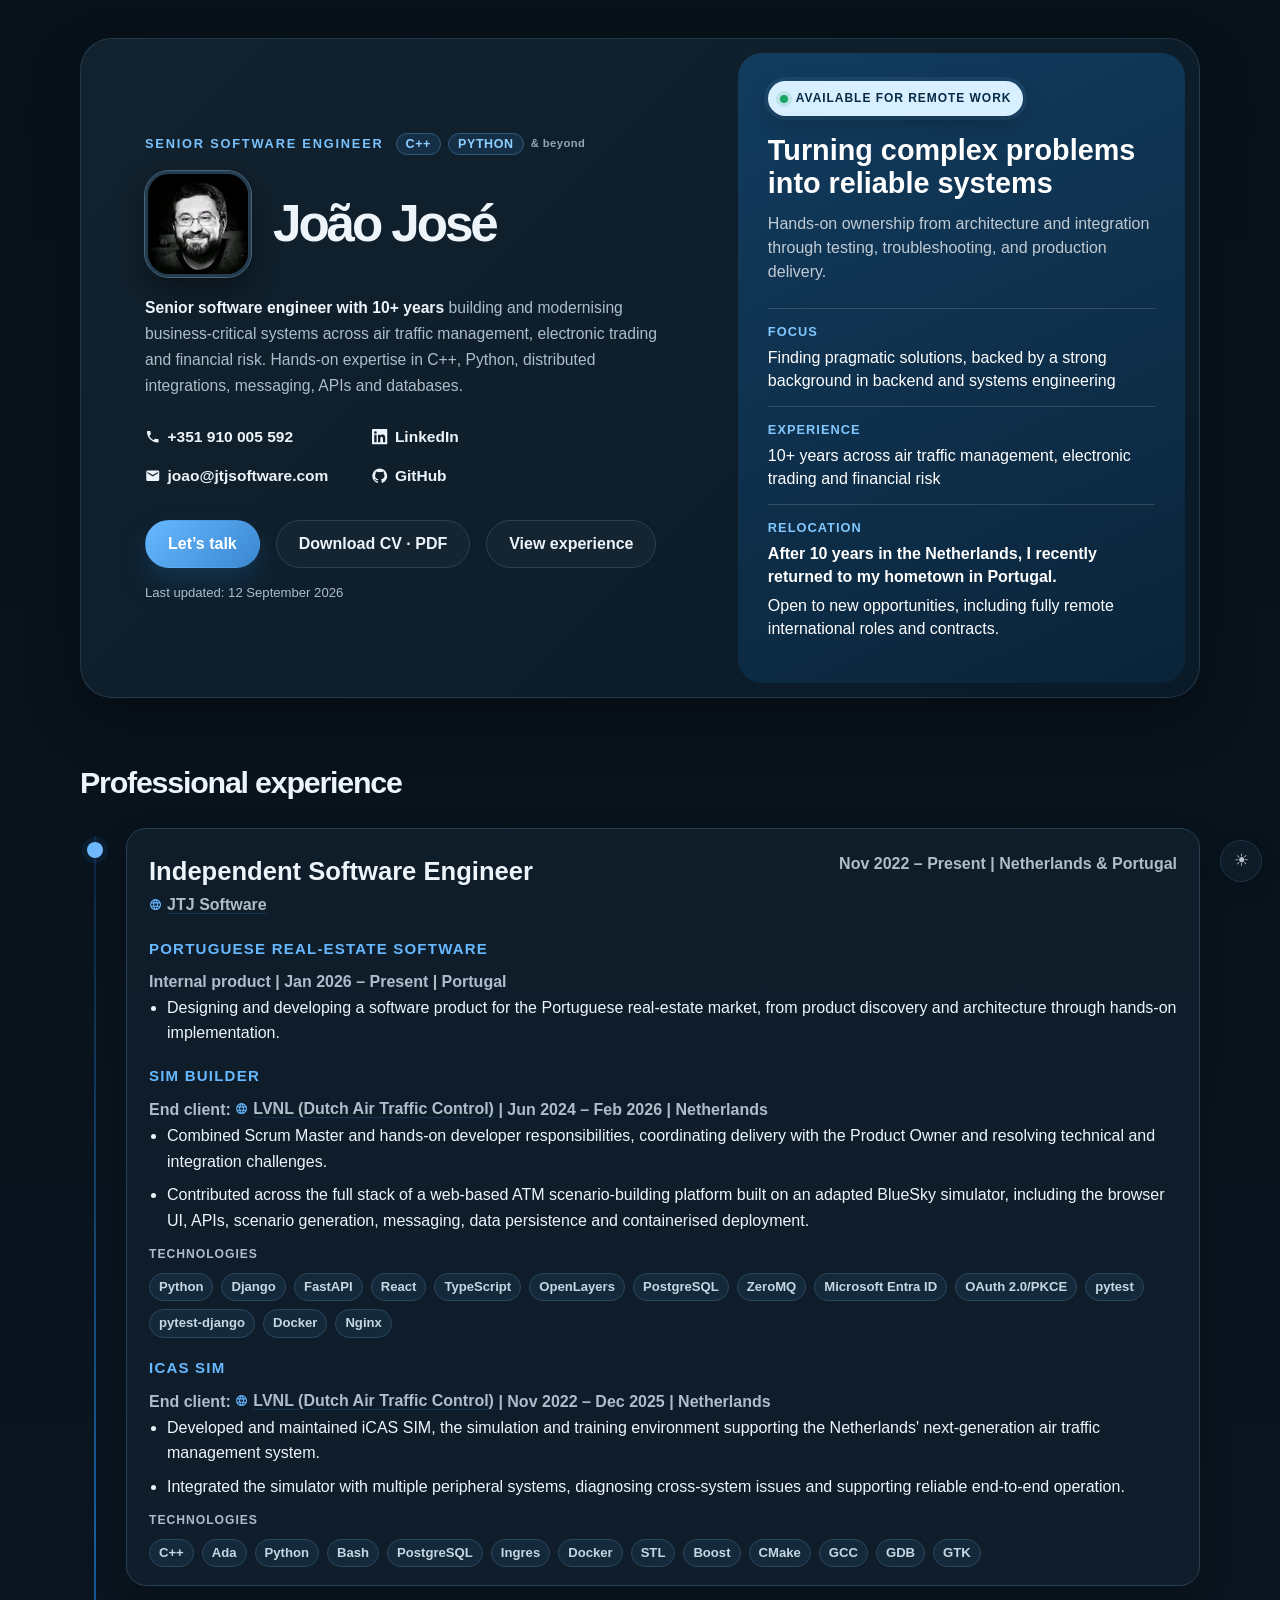
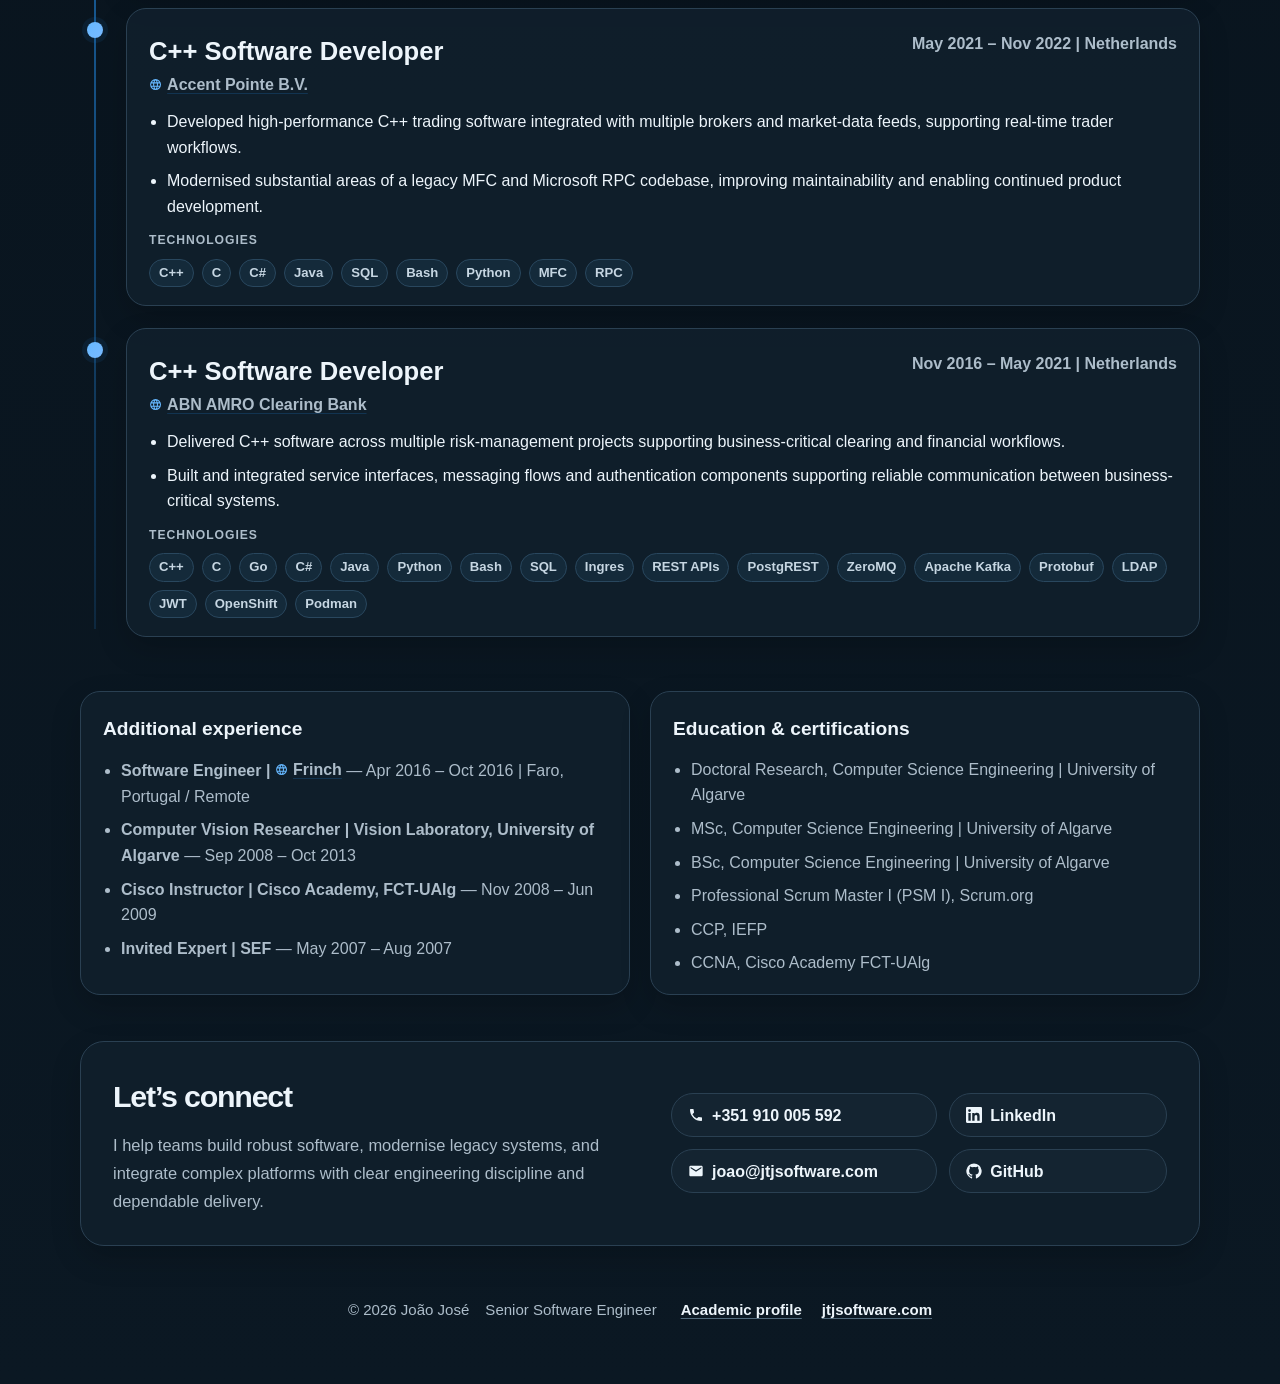
<file: index.html>
<!DOCTYPE html>
<html lang="en" data-theme="dark">
  <head>
    <meta charset="UTF-8" />
    <meta name="viewport" content="width=device-width, initial-scale=1.0" />
    <link rel="icon" type="image/svg+xml" href="assets/favicon.svg?v=3" />
    <meta name="google-site-verification" content="M1dkcEdsqdIiaHFHXqmcwW_1ooVyRANQjM-L8lpYUZo" />
    <title>João José | Senior Software Engineer</title>
    <meta
      name="description"
      content="Professional digital presence for João José, Senior Software Engineer with expertise in C++, Python, systems integration, and critical business platforms."
    />
    <meta name="color-scheme" content="dark light" />
    <script>
      try {
        if (localStorage.getItem('theme') === 'light') {
          document.documentElement.dataset.theme = 'light';
        }
      } catch {}
    </script>
    <style>
      :root {
        --bg: #f4f5f7;
        --panel: #ffffff;
        --panel-alt: #eef3f8;
        --ink: #182232;
        --muted: #56657a;
        --line: #dfe6ee;
        --brand: #1b6eb6;
        --brand-2: #0a2a43;
        --accent: #d5ebff;
        --shadow: 0 18px 45px rgba(8, 30, 52, 0.08);
      }

      * { box-sizing: border-box; }

      html {
        scroll-behavior: smooth;
      }

      html[data-theme="dark"] {
        --bg: #08121c;
        --panel: #101f2c;
        --panel-alt: #142838;
        --ink: #edf5fb;
        --muted: #adbdca;
        --line: #2a4052;
        --brand: #66b8ff;
        --brand-2: #a8d8ff;
        --accent: #173e5d;
        --accent-dark: #78c3ff;
        --shadow: 0 22px 52px rgba(0, 0, 0, 0.32);
        color-scheme: dark;
      }

      html[data-theme="light"] {
        --accent-dark: #1b6eb6;
        color-scheme: light;
      }

      body {
        margin: 0;
        font-family: "Segoe UI", Tahoma, Geneva, Verdana, sans-serif;
        background: linear-gradient(180deg, #edf2f6 0%, #f8fafb 100%);
        color: var(--ink);
        line-height: 1.6;
      }

      html[data-theme="dark"] body {
        background: linear-gradient(180deg, #07111a 0%, #0b1823 100%);
      }

      a {
        color: inherit;
        text-decoration: none;
      }

      .icon {
        width: 1em;
        height: 1em;
        flex: 0 0 auto;
        fill: currentColor;
      }

      .icon-link {
        display: inline-flex;
        align-items: center;
        gap: 7px;
      }

      img {
        max-width: 100%;
        display: block;
      }

      .container {
        width: min(1120px, calc(100% - 32px));
        margin: 0 auto;
      }

      .theme-toggle {
        position: fixed;
        right: 18px;
        bottom: 18px;
        z-index: 20;
        display: grid;
        place-items: center;
        width: 42px;
        height: 42px;
        padding: 0;
        border: 1px solid var(--line);
        border-radius: 50%;
        background: var(--panel);
        color: var(--ink);
        box-shadow: 0 8px 24px rgba(0, 0, 0, 0.18);
        cursor: pointer;
        opacity: 0.78;
        transition: opacity 0.2s ease, transform 0.2s ease, background 0.2s ease;
      }

      .theme-toggle:hover,
      .theme-toggle:focus-visible {
        opacity: 1;
        transform: translateY(-1px);
      }

      .theme-toggle:focus-visible {
        outline: 3px solid rgba(102, 184, 255, 0.35);
        outline-offset: 3px;
      }

      .theme-icon {
        font-size: 1.05rem;
        line-height: 1;
      }

      .theme-icon-sun,
      html[data-theme="dark"] .theme-icon-moon {
        display: none;
      }

      html[data-theme="dark"] .theme-icon-sun {
        display: inline;
      }

      .hero {
        padding: 38px 0 28px;
      }

      .hero-grid {
        display: grid;
        grid-template-columns: minmax(0, 1.15fr) minmax(360px, 0.85fr);
        overflow: hidden;
        background: linear-gradient(135deg, rgba(255,255,255,0.98), rgba(238,246,253,0.94));
        border: 1px solid rgba(20, 31, 46, 0.08);
        border-radius: 32px;
        box-shadow: var(--shadow);
      }

      html[data-theme="dark"] .hero-grid {
        background: linear-gradient(135deg, rgba(18, 34, 47, 0.98), rgba(11, 27, 40, 0.96));
        border-color: rgba(148, 184, 211, 0.16);
      }

      .hero-copy {
        display: flex;
        flex-direction: column;
        justify-content: center;
        padding: clamp(44px, 5vw, 68px);
      }

      .eyebrow {
        display: flex;
        flex-wrap: wrap;
        align-items: center;
        gap: 9px 12px;
        margin: 0 0 16px;
        font-size: 0.8rem;
        color: var(--brand);
        text-transform: uppercase;
        letter-spacing: 0.14em;
        font-weight: 800;
      }

      h1 {
        margin: 0;
        font-size: clamp(2.7rem, 4vw, 5.3rem);
        line-height: 0.98;
        letter-spacing: -0.06em;
      }

      .identity-row {
        display: flex;
        align-items: center;
        gap: 22px;
      }

      .profile-photo {
        width: 106px;
        height: 106px;
        flex: 0 0 auto;
        object-fit: cover;
        border: 3px solid white;
        outline: 1px solid #cbd9e6;
        border-radius: 24px;
        box-shadow: 0 14px 28px rgba(11, 30, 48, 0.18);
      }

      html[data-theme="dark"] .profile-photo {
        border-color: #243c4f;
        outline-color: #4b6579;
        box-shadow: 0 14px 30px rgba(0, 0, 0, 0.38);
      }

      .hero-summary {
        margin: 18px 0 0;
        max-width: 660px;
        font-size: clamp(0.98rem, 1.15vw, 1.08rem);
        color: var(--muted);
        line-height: 1.65;
      }

      .hero-summary strong {
        color: var(--ink);
        font-weight: 750;
      }

      .contact-grid {
        display: grid;
        grid-template-columns: max-content max-content;
        column-gap: clamp(26px, 4vw, 44px);
        align-items: start;
        margin-top: 26px;
        color: var(--muted);
        font-size: 0.97rem;
      }

      .contact-column {
        display: grid;
        gap: 11px;
        margin: 0;
        list-style: none;
        padding: 0;
      }

      .contact-grid a {
        color: var(--ink);
        font-weight: 600;
      }

      .eyebrow-role {
        color: var(--accent-dark);
      }

      .eyebrow-stack {
        display: inline-flex;
        align-items: center;
        gap: 7px;
        white-space: nowrap;
      }

      .eyebrow-skill {
        display: inline-flex;
        align-items: center;
        padding: 4px 9px;
        border: 1px solid #c8ddf0;
        border-radius: 999px;
        background: #edf6fd;
        color: #075da8;
        font-size: 0.78rem;
        line-height: 1;
        letter-spacing: 0.05em;
      }

      .eyebrow-more {
        color: #617286;
        font-size: 0.7rem;
        font-weight: 750;
        letter-spacing: 0.04em;
        text-transform: none;
      }

      html[data-theme="dark"] .eyebrow-skill {
        border-color: #315878;
        background: #142f46;
        color: #8dceff;
      }

      html[data-theme="dark"] .eyebrow-more {
        color: #93a7b7;
      }

      .cta-row {
        display: flex;
        flex-wrap: wrap;
        gap: 16px;
        margin-top: 28px;
      }

      .button {
        display: inline-flex;
        align-items: center;
        justify-content: center;
        min-height: 48px;
        padding: 0 22px;
        border-radius: 999px;
        font-weight: 700;
        border: 1px solid transparent;
        transition: transform 0.2s ease, box-shadow 0.2s ease;
      }

      .button:hover {
        transform: translateY(-1px);
      }

      .button.primary {
        background: linear-gradient(135deg, var(--brand), #3a87cf);
        color: white;
        box-shadow: 0 14px 28px rgba(27, 110, 182, 0.25);
      }

      .button.secondary {
        background: white;
        border-color: var(--line);
        color: var(--ink);
      }

      html[data-theme="dark"] .button.secondary {
        background: #142431;
      }

      .focus-card {
        margin: 14px;
        padding: 28px 30px;
        background: linear-gradient(155deg, #123c5f, #0a2439);
        border-radius: 24px;
        color: white;
      }

      .badge {
        display: inline-flex;
        align-items: center;
        gap: 8px;
        padding: 8px 12px;
        margin-bottom: 18px;
        border-radius: 999px;
        background: #d8efff;
        color: #082b45;
        font-size: 0.75rem;
        font-weight: 800;
        letter-spacing: 0.08em;
        text-transform: uppercase;
        box-shadow: 0 8px 22px rgba(0, 0, 0, 0.2), 0 0 0 4px rgba(126, 195, 255, 0.1);
      }

      .badge::before {
        content: "";
        width: 8px;
        height: 8px;
        border-radius: 50%;
        background: #19a463;
        box-shadow: 0 0 0 4px rgba(25, 164, 99, 0.14);
      }

      .focus-card h2 {
        margin: 0 0 12px;
        font-size: 1.8rem;
        line-height: 1.15;
      }

      .focus-card p {
        margin: 0;
        color: rgba(255, 255, 255, 0.74);
        line-height: 1.5;
      }

      .mini-grid {
        margin-top: 24px;
        display: grid;
      }

      .mini-item {
        border-top: 1px solid rgba(255, 255, 255, 0.14);
        padding: 14px 0;
        line-height: 1.45;
      }

      .mini-item strong {
        display: block;
        font-size: 0.8rem;
        color: #82c8ff;
        letter-spacing: 0.08em;
        text-transform: uppercase;
        margin-bottom: 4px;
      }

      .section {
        padding: 32px 0 14px;
      }

      section[id] {
        scroll-margin-top: 24px;
      }

      .section-header {
        margin-bottom: 22px;
      }

      .section-header h2 {
        margin: 0 0 6px;
        font-size: clamp(1.9rem, 2vw, 2.5rem);
        letter-spacing: -0.04em;
      }

      .section-header p {
        margin: 0;
        color: var(--muted);
      }

      .contact-box {
        background: rgba(255,255,255,0.8);
        border: 1px solid var(--line);
        border-radius: 24px;
        box-shadow: 0 10px 25px rgba(11, 30, 48, 0.03);
      }

      html[data-theme="dark"] .contact-box,
      html[data-theme="dark"] .job-card,
      html[data-theme="dark"] .info-card {
        background: rgba(16, 31, 44, 0.88);
        box-shadow: 0 12px 30px rgba(0, 0, 0, 0.18);
      }

      .last-updated {
        margin: 0.9rem 0 0;
        color: var(--muted);
        font-size: 0.82rem;
      }

      .relocation-highlight,
      .relocation-availability {
        display: block;
      }

      .relocation-highlight {
        color: white;
        font-weight: 700;
      }

      .relocation-availability {
        margin-top: 6px;
      }

      html[data-theme="dark"] .tech-tag {
        border-color: #29475e;
        background: #142a3a;
        color: #c6d6e2;
      }

      .timeline {
        position: relative;
        display: grid;
        gap: 22px;
        margin-top: 8px;
      }

      .timeline::before {
        content: "";
        position: absolute;
        left: 14px;
        top: 8px;
        bottom: 8px;
        width: 2px;
        background: linear-gradient(180deg, rgba(27,110,182,0.2), rgba(27,110,182,0.8), rgba(27,110,182,0.2));
      }

      .job {
        position: relative;
        padding-left: 46px;
      }

      .job::before {
        content: "";
        position: absolute;
        left: 7px;
        top: 14px;
        width: 16px;
        height: 16px;
        border-radius: 50%;
        background: linear-gradient(135deg, var(--brand), #78b9ff);
        box-shadow: 0 0 0 5px rgba(27,110,182,0.12);
      }

      .job-card {
        background: rgba(255,255,255,0.82);
        border: 1px solid var(--line);
        border-radius: 20px;
        padding: 22px 22px 18px;
        box-shadow: 0 10px 26px rgba(19, 28, 38, 0.03);
      }

      .job-top {
        display: flex;
        justify-content: space-between;
        gap: 18px;
        flex-wrap: wrap;
        margin-bottom: 10px;
      }

      .job-title {
        margin: 0;
        font-size: clamp(1.22rem, 2vw, 1.6rem);
      }

      .job-role {
        color: var(--muted);
        font-weight: 600;
      }

      .company-link {
        display: inline-flex;
        align-items: center;
        gap: 5px;
        color: inherit;
        text-decoration: underline;
        text-decoration-color: rgba(27, 110, 182, 0.28);
        text-decoration-thickness: 1px;
        text-underline-offset: 3px;
      }

      .company-link:hover {
        color: var(--brand);
        text-decoration-color: currentColor;
      }

      .company-link .icon {
        width: 0.82em;
        height: 0.82em;
        color: var(--brand);
      }

      .job-meta {
        color: var(--muted);
        font-weight: 600;
      }

      .project-label {
        margin: 18px 0 8px;
        font-size: 0.94rem;
        letter-spacing: 0.08em;
        text-transform: uppercase;
        color: var(--brand);
        font-weight: 800;
      }

      .job ul {
        margin: 0 0 0 18px;
        padding: 0;
        color: var(--ink);
      }

      .job li + li {
        margin-top: 8px;
      }

      .tech-list {
        display: flex;
        flex-wrap: wrap;
        gap: 8px;
        margin-top: 12px;
      }

      .tech-list::before {
        content: "Technologies";
        flex-basis: 100%;
        color: var(--muted);
        font-size: 0.76rem;
        font-weight: 800;
        letter-spacing: 0.08em;
        text-transform: uppercase;
      }

      .tech-tag {
        padding: 5px 9px;
        border: 1px solid #dceaf8;
        border-radius: 999px;
        background: #f1f6fb;
        color: #38516a;
        font-size: 0.82rem;
        font-weight: 700;
        line-height: 1.25;
      }

      .two-col {
        display: grid;
        grid-template-columns: 1fr 1fr;
        gap: 20px;
        margin-top: 8px;
      }

      .info-card {
        background: rgba(255,255,255,0.8);
        border: 1px solid var(--line);
        border-radius: 20px;
        padding: 22px 22px 18px;
      }

      .info-card h2 {
        margin: 0 0 12px;
        font-size: 1.2rem;
      }

      .info-card ul {
        margin: 0;
        padding-left: 18px;
        color: var(--muted);
      }

      .info-card li + li {
        margin-top: 8px;
      }

      .contact-box {
        display: grid;
        grid-template-columns: minmax(0, 1fr) minmax(470px, 0.95fr);
        align-items: center;
        gap: 28px 36px;
        padding: 30px 32px;
      }

      .contact-copy {
        align-self: center;
      }

      .contact-box p {
        margin: 0;
        max-width: 650px;
        color: var(--muted);
        font-size: 1.03rem;
        line-height: 1.7;
      }

      .contact-copy .section-header {
        margin-bottom: 10px;
      }

      .contact-links {
        display: grid;
        grid-template-columns: minmax(225px, 1.1fr) minmax(170px, 0.9fr);
        gap: 12px;
        align-self: center;
      }

      .contact-link-column {
        display: grid;
        gap: 12px;
      }

      .contact-links a {
        display: inline-flex;
        align-items: center;
        min-height: 44px;
        padding: 0 16px;
        border-radius: 999px;
        border: 1px solid var(--line);
        background: white;
        font-weight: 700;
        gap: 8px;
        white-space: nowrap;
      }

      html[data-theme="dark"] .contact-links a {
        background: #142431;
      }

      footer {
        padding: 28px 0 52px;
        text-align: center;
        color: var(--muted);
        font-size: 0.94rem;
      }

      .footer-content,
      .footer-identity,
      .footer-links {
        display: flex;
        flex-wrap: wrap;
        align-items: center;
        justify-content: center;
      }

      .footer-content {
        gap: 4px 24px;
      }

      .footer-identity {
        gap: 2px 16px;
      }

      .footer-links {
        gap: 4px 20px;
      }

      footer a {
        display: inline-flex;
        align-items: center;
        min-height: 44px;
        white-space: nowrap;
        color: var(--ink);
        font-weight: 700;
        text-decoration: underline;
        text-decoration-color: #b9c7d4;
        text-underline-offset: 3px;
      }

      footer a:hover {
        color: var(--brand);
        text-decoration-color: currentColor;
      }

      html[data-theme="dark"] footer a {
        text-decoration-color: #51697b;
      }

      @media (max-width: 860px) {
        .hero-grid,
        .two-col,
        .contact-box {
          grid-template-columns: 1fr;
        }

        .hero {
          padding: 24px 0 28px;
        }

        .hero-grid {
          border-radius: 24px;
        }

        .hero-copy {
          padding: 38px 28px 34px;
        }

        .focus-card {
          margin: 0 12px 12px;
        }

      }

      @media (max-width: 560px) {
        footer {
          padding-bottom: calc(84px + env(safe-area-inset-bottom, 0px));
        }

        .footer-content {
          flex-direction: column;
          gap: 12px;
        }

        .footer-identity {
          flex-direction: column;
        }

        .theme-toggle {
          right: max(18px, env(safe-area-inset-right, 0px));
          bottom: calc(18px + env(safe-area-inset-bottom, 0px));
        }

        .hero-copy,
        .focus-card {
          padding-left: 22px;
          padding-right: 22px;
        }

        .button {
          width: 100%;
        }

        .cta-row {
          display: grid;
        }

        .skills-box,
        .contact-box,
        .job-card,
        .info-card {
          padding-left: 18px;
          padding-right: 18px;
        }

        .contact-grid {
          column-gap: 18px;
          font-size: 0.9rem;
        }

        .contact-links {
          grid-template-columns: 1fr;
        }

        .profile-photo {
          width: 74px;
          height: 74px;
          border-radius: 18px;
        }

        .identity-row {
          gap: 14px;
        }

        .identity-row h1 {
          font-size: clamp(2.15rem, 10vw, 2.7rem);
        }
      }
    </style>
  </head>
  <body>
    <button class="theme-toggle" id="theme-toggle" type="button" aria-label="Switch to light mode" title="Switch to light mode">
      <span class="theme-icon theme-icon-sun" aria-hidden="true">&#9728;</span>
      <span class="theme-icon theme-icon-moon" aria-hidden="true">&#9790;</span>
    </button>
    <svg width="0" height="0" aria-hidden="true" focusable="false" style="position: absolute; overflow: hidden;">
      <symbol id="icon-github" viewBox="0 0 24 24">
        <path d="M12 .7a11.5 11.5 0 0 0-3.64 22.41c.58.1.79-.25.79-.56v-2.23c-3.22.7-3.9-1.36-3.9-1.36-.53-1.34-1.29-1.7-1.29-1.7-1.05-.72.08-.71.08-.71 1.17.08 1.78 1.2 1.78 1.2 1.04 1.78 2.72 1.27 3.39.97.1-.75.4-1.27.74-1.56-2.57-.29-5.27-1.29-5.27-5.69 0-1.26.45-2.29 1.19-3.1-.12-.29-.52-1.47.11-3.06 0 0 .97-.31 3.16 1.18A10.98 10.98 0 0 1 12 6.1c.98 0 1.95.13 2.87.39 2.19-1.49 3.15-1.18 3.15-1.18.64 1.59.24 2.77.12 3.06.74.81 1.18 1.84 1.18 3.1 0 4.42-2.71 5.39-5.29 5.68.42.36.79 1.07.79 2.15v3.25c0 .31.21.67.8.56A11.5 11.5 0 0 0 12 .7Z"/>
      </symbol>
      <symbol id="icon-linkedin" viewBox="0 0 24 24">
        <path d="M20.45 20.45h-3.56v-5.57c0-1.33-.03-3.04-1.85-3.04-1.85 0-2.14 1.45-2.14 2.94v5.67H9.34V8.99h3.42v1.56h.05c.47-.9 1.64-1.85 3.37-1.85 3.6 0 4.27 2.37 4.27 5.46v6.29ZM5.32 7.43a2.06 2.06 0 1 1 0-4.12 2.06 2.06 0 0 1 0 4.12Zm1.78 13.02H3.54V8.99H7.1v11.46ZM22.22 0H1.77C.79 0 0 .77 0 1.73v20.54C0 23.23.79 24 1.77 24h20.45c.98 0 1.78-.77 1.78-1.73V1.73C24 .77 23.2 0 22.22 0Z"/>
      </symbol>
      <symbol id="icon-website" viewBox="0 0 24 24">
        <path d="M12 2a10 10 0 1 0 0 20 10 10 0 0 0 0-20Zm6.92 6h-3.1a15.7 15.7 0 0 0-1.45-3.28A8.05 8.05 0 0 1 18.92 8ZM12 4.04c.83 1.02 1.54 2.34 1.95 3.96h-3.9A12.72 12.72 0 0 1 12 4.04ZM4.26 14a8 8 0 0 1 0-4h3.42a16.7 16.7 0 0 0 0 4H4.26Zm.82 2h3.1c.33 1.22.82 2.33 1.45 3.28A8.05 8.05 0 0 1 5.08 16Zm3.1-8h-3.1a8.05 8.05 0 0 1 4.55-3.28A15.7 15.7 0 0 0 8.18 8ZM12 19.96A12.72 12.72 0 0 1 10.05 16h3.9A12.72 12.72 0 0 1 12 19.96ZM14.35 14h-4.7a14.8 14.8 0 0 1 0-4h4.7a14.8 14.8 0 0 1 0 4Zm.02 5.28c.63-.95 1.12-2.06 1.45-3.28h3.1a8.05 8.05 0 0 1-4.55 3.28ZM16.32 14a16.7 16.7 0 0 0 0-4h3.42a8 8 0 0 1 0 4h-3.42Z"/>
      </symbol>
      <symbol id="icon-mail" viewBox="0 0 24 24">
        <path d="M20 4H4a2 2 0 0 0-2 2v12c0 1.1.9 2 2 2h16a2 2 0 0 0 2-2V6c0-1.1-.9-2-2-2Zm0 4-8 5-8-5V6l8 5 8-5v2Z"/>
      </symbol>
      <symbol id="icon-phone" viewBox="0 0 24 24">
        <path d="M6.6 10.8a15.5 15.5 0 0 0 6.6 6.6l2.2-2.2c.27-.27.67-.36 1.02-.24 1.12.37 2.33.57 3.58.57.55 0 1 .45 1 1V20c0 .55-.45 1-1 1C10.61 21 3 13.39 3 4c0-.55.45-1 1-1h3.5c.55 0 1 .45 1 1 0 1.26.2 2.46.57 3.58.11.35.03.74-.25 1.02L6.6 10.8Z"/>
      </symbol>
    </svg>
    <main>
      <section class="hero">
        <div class="container hero-grid">
          <div class="hero-copy">
            <p class="eyebrow">
              <span class="eyebrow-role">Senior Software Engineer</span>
              <span class="eyebrow-stack" aria-label="C++ and Python, plus a broader technology stack">
                <span class="eyebrow-skill">C++</span>
                <span class="eyebrow-skill">Python</span>
                <span class="eyebrow-more">&amp; beyond</span>
              </span>
            </p>
            <div class="identity-row">
              <img
                class="profile-photo"
                src="assets/joao-jose-profile-200.webp"
                srcset="assets/joao-jose-profile-100.webp 100w, assets/joao-jose-profile-150.webp 150w, assets/joao-jose-profile-200.webp 200w, assets/joao-jose-profile-300.webp 300w"
                sizes="(max-width: 560px) 68px, 100px"
                alt="Portrait of João José"
                width="300"
                height="300"
                decoding="async"
              />
              <h1>João José</h1>
            </div>
            <p class="hero-summary">
              <strong>Senior software engineer with 10+ years</strong> building and modernising business-critical
              systems across air traffic management, electronic trading and financial risk. Hands-on expertise in
              C++, Python, distributed integrations, messaging, APIs and databases.
            </p>

            <div class="contact-grid" aria-label="Contact details and professional profiles">
              <ul class="contact-column" aria-label="Direct contact">
                <li><a class="icon-link" href="tel:+351910005592"><svg class="icon" aria-hidden="true"><use href="#icon-phone"></use></svg>+351 910 005 592</a></li>
                <li><a class="icon-link" href="mailto:joao@jtjsoftware.com"><svg class="icon" aria-hidden="true"><use href="#icon-mail"></use></svg>joao@jtjsoftware.com</a></li>
              </ul>
              <ul class="contact-column" aria-label="Professional profiles">
                <li><a class="icon-link" href="https://linkedin.com/in/joaojose" target="_blank" rel="noreferrer"><svg class="icon" aria-hidden="true"><use href="#icon-linkedin"></use></svg>LinkedIn</a></li>
                <li><a class="icon-link" href="https://github.com/joaotiagojose" target="_blank" rel="noreferrer"><svg class="icon" aria-hidden="true"><use href="#icon-github"></use></svg>GitHub</a></li>
              </ul>
            </div>

            <div class="cta-row">
              <a class="button primary" href="#contact">Let’s talk</a>
              <a class="button secondary" href="Joao_Jose_CV_20260823_005.pdf" download="Joao_Jose_CV_20260823_005.pdf">Download CV · PDF</a>
              <a class="button secondary" href="#experience">View experience</a>
            </div>
            <p class="last-updated">Last updated: <time datetime="2026-09-12">12 September 2026</time></p>
          </div>

          <aside class="focus-card" aria-label="Professional focus">
            <div class="badge">Available for remote work</div>
            <h2>Turning complex problems into reliable systems</h2>
            <p>
              Hands-on ownership from architecture and integration through testing, troubleshooting, and
              production delivery.
            </p>

            <div class="mini-grid">
              <div class="mini-item">
                <strong>Focus</strong>
                Finding pragmatic solutions, backed by a strong background in backend and systems engineering
              </div>
              <div class="mini-item">
                <strong>Experience</strong>
                10+ years across air traffic management, electronic trading and financial risk
              </div>
              <div class="mini-item">
                <strong>Relocation</strong>
                <span class="relocation-highlight">
                  After 10 years in the Netherlands, I recently returned to my hometown in Portugal.
                </span>
                <span class="relocation-availability">
                  Open to new opportunities, including fully remote international roles and contracts.
                </span>
              </div>
            </div>
          </aside>
        </div>
      </section>


      <section id="experience" class="section">
        <div class="container">
          <div class="section-header">
            <h2>Professional experience</h2>
          </div>

          <div class="timeline">
            <article class="job">
              <div class="job-card">
                <div class="job-top">
                  <div>
                    <h3 class="job-title">Independent Software Engineer</h3>
                    <div class="job-role"><a class="company-link" href="https://jtjsoftware.com/" target="_blank" rel="noreferrer"><svg class="icon" aria-hidden="true"><use href="#icon-website"></use></svg>JTJ Software</a></div>
                  </div>
                  <div class="job-meta">Nov 2022 – Present | Netherlands &amp; Portugal</div>
                </div>

                <div class="project-label">Portuguese Real-Estate Software</div>
                <div class="job-meta">Internal product | Jan 2026 – Present | Portugal</div>
                <ul>
                  <li>Designing and developing a software product for the Portuguese real-estate market, from product discovery and architecture through hands-on implementation.</li>
                </ul>

                <div class="project-label">SIM Builder</div>
                <div class="job-meta">End client: <a class="company-link" href="https://www.lvnl.nl/" target="_blank" rel="noreferrer"><svg class="icon" aria-hidden="true"><use href="#icon-website"></use></svg>LVNL (Dutch Air Traffic Control)</a> | Jun 2024 – Feb 2026 | Netherlands</div>
                <ul>
                  <li>Combined Scrum Master and hands-on developer responsibilities, coordinating delivery with the Product Owner and resolving technical and integration challenges.</li>
                  <li>Contributed across the full stack of a web-based ATM scenario-building platform built on an adapted BlueSky simulator, including the browser UI, APIs, scenario generation, messaging, data persistence and containerised deployment.</li>
                </ul>
                <div class="tech-list" aria-label="SIM Builder technologies">
                  <span class="tech-tag">Python</span>
                  <span class="tech-tag">Django</span>
                  <span class="tech-tag">FastAPI</span>
                  <span class="tech-tag">React</span>
                  <span class="tech-tag">TypeScript</span>
                  <span class="tech-tag">OpenLayers</span>
                  <span class="tech-tag">PostgreSQL</span>
                  <span class="tech-tag">ZeroMQ</span>
                  <span class="tech-tag">Microsoft Entra ID</span>
                  <span class="tech-tag">OAuth 2.0/PKCE</span>
                  <span class="tech-tag">pytest</span>
                  <span class="tech-tag">pytest-django</span>
                  <span class="tech-tag">Docker</span>
                  <span class="tech-tag">Nginx</span>
                </div>

                <div class="project-label">iCAS SIM</div>
                <div class="job-meta">End client: <a class="company-link" href="https://www.lvnl.nl/" target="_blank" rel="noreferrer"><svg class="icon" aria-hidden="true"><use href="#icon-website"></use></svg>LVNL (Dutch Air Traffic Control)</a> | Nov 2022 – Dec 2025 | Netherlands</div>
                <ul>
                  <li>Developed and maintained iCAS SIM, the simulation and training environment supporting the Netherlands' next-generation air traffic management system.</li>
                  <li>Integrated the simulator with multiple peripheral systems, diagnosing cross-system issues and supporting reliable end-to-end operation.</li>
                </ul>
                <div class="tech-list" aria-label="iCAS SIM technologies">
                  <span class="tech-tag">C++</span>
                  <span class="tech-tag">Ada</span>
                  <span class="tech-tag">Python</span>
                  <span class="tech-tag">Bash</span>
                  <span class="tech-tag">PostgreSQL</span>
                  <span class="tech-tag">Ingres</span>
                  <span class="tech-tag">Docker</span>
                  <span class="tech-tag">STL</span>
                  <span class="tech-tag">Boost</span>
                  <span class="tech-tag">CMake</span>
                  <span class="tech-tag">GCC</span>
                  <span class="tech-tag">GDB</span>
                  <span class="tech-tag">GTK</span>
                </div>
              </div>
            </article>

            <article class="job">
              <div class="job-card">
                <div class="job-top">
                  <div>
                    <h3 class="job-title">C++ Software Developer</h3>
                    <div class="job-role"><a class="company-link" href="https://www.accentgroupe.com/" target="_blank" rel="noreferrer"><svg class="icon" aria-hidden="true"><use href="#icon-website"></use></svg>Accent Pointe B.V.</a></div>
                  </div>
                  <div class="job-meta">May 2021 – Nov 2022 | Netherlands</div>
                </div>
                <ul>
                  <li>Developed high-performance C++ trading software integrated with multiple brokers and market-data feeds, supporting real-time trader workflows.</li>
                  <li>Modernised substantial areas of a legacy MFC and Microsoft RPC codebase, improving maintainability and enabling continued product development.</li>
                </ul>
                <div class="tech-list" aria-label="Accent Pointe technologies">
                  <span class="tech-tag">C++</span>
                  <span class="tech-tag">C</span>
                  <span class="tech-tag">C#</span>
                  <span class="tech-tag">Java</span>
                  <span class="tech-tag">SQL</span>
                  <span class="tech-tag">Bash</span>
                  <span class="tech-tag">Python</span>
                  <span class="tech-tag">MFC</span>
                  <span class="tech-tag">RPC</span>
                </div>
              </div>
            </article>

            <article class="job">
              <div class="job-card">
                <div class="job-top">
                  <div>
                    <h3 class="job-title">C++ Software Developer</h3>
                    <div class="job-role"><a class="company-link" href="https://www.abnamro.com/clearing/en/home" target="_blank" rel="noreferrer"><svg class="icon" aria-hidden="true"><use href="#icon-website"></use></svg>ABN AMRO Clearing Bank</a></div>
                  </div>
                  <div class="job-meta">Nov 2016 – May 2021 | Netherlands</div>
                </div>
                <ul>
                  <li>Delivered C++ software across multiple risk-management projects supporting business-critical clearing and financial workflows.</li>
                  <li>Built and integrated service interfaces, messaging flows and authentication components supporting reliable communication between business-critical systems.</li>
                </ul>
                <div class="tech-list" aria-label="ABN AMRO Clearing technologies">
                  <span class="tech-tag">C++</span>
                  <span class="tech-tag">C</span>
                  <span class="tech-tag">Go</span>
                  <span class="tech-tag">C#</span>
                  <span class="tech-tag">Java</span>
                  <span class="tech-tag">Python</span>
                  <span class="tech-tag">Bash</span>
                  <span class="tech-tag">SQL</span>
                  <span class="tech-tag">Ingres</span>
                  <span class="tech-tag">REST APIs</span>
                  <span class="tech-tag">PostgREST</span>
                  <span class="tech-tag">ZeroMQ</span>
                  <span class="tech-tag">Apache Kafka</span>
                  <span class="tech-tag">Protobuf</span>
                  <span class="tech-tag">LDAP</span>
                  <span class="tech-tag">JWT</span>
                  <span class="tech-tag">OpenShift</span>
                  <span class="tech-tag">Podman</span>
                </div>
              </div>
            </article>
          </div>
        </div>
      </section>

      <section class="section">
        <div class="container">
          <div class="two-col">
            <div class="info-card">
              <h2>Additional experience</h2>
              <ul>
                <li><strong>Software Engineer | <a class="company-link" href="https://www.contentserv.com/" target="_blank" rel="noreferrer" title="Frinch was acquired by Contentserv"><svg class="icon" aria-hidden="true"><use href="#icon-website"></use></svg>Frinch</a></strong> — Apr 2016 – Oct 2016 | Faro, Portugal / Remote</li>
                <li><strong>Computer Vision Researcher | Vision Laboratory, University of Algarve</strong> — Sep 2008 – Oct 2013</li>
                <li><strong>Cisco Instructor | Cisco Academy, FCT-UAlg</strong> — Nov 2008 – Jun 2009</li>
                <li><strong>Invited Expert | SEF</strong> — May 2007 – Aug 2007</li>
              </ul>
            </div>

            <div class="info-card">
              <h2>Education &amp; certifications</h2>
              <ul>
                <li>Doctoral Research, Computer Science Engineering | University of Algarve</li>
                <li>MSc, Computer Science Engineering | University of Algarve</li>
                <li>BSc, Computer Science Engineering | University of Algarve</li>
                <li>Professional Scrum Master I (PSM I), Scrum.org</li>
                <li>CCP, IEFP</li>
                <li>CCNA, Cisco Academy FCT-UAlg</li>
              </ul>
            </div>
          </div>
        </div>
      </section>

      <section id="contact" class="section">
        <div class="container">
          <div class="contact-box">
            <div class="contact-copy">
              <div class="section-header">
                <h2>Let’s connect</h2>
              </div>
              <p>
                I help teams build robust software, modernise legacy systems, and integrate complex platforms with
                clear engineering discipline and dependable delivery.
              </p>
            </div>
            <div class="contact-links">
              <div class="contact-link-column" aria-label="Direct contact">
                <a href="tel:+351910005592"><svg class="icon" aria-hidden="true"><use href="#icon-phone"></use></svg>+351 910 005 592</a>
                <a href="mailto:joao@jtjsoftware.com"><svg class="icon" aria-hidden="true"><use href="#icon-mail"></use></svg>joao@jtjsoftware.com</a>
              </div>
              <div class="contact-link-column" aria-label="Professional profiles">
                <a href="https://linkedin.com/in/joaojose" target="_blank" rel="noreferrer"><svg class="icon" aria-hidden="true"><use href="#icon-linkedin"></use></svg>LinkedIn</a>
                <a href="https://github.com/joaotiagojose" target="_blank" rel="noreferrer"><svg class="icon" aria-hidden="true"><use href="#icon-github"></use></svg>GitHub</a>
              </div>
            </div>
          </div>
        </div>
      </section>
    </main>

    <footer>
      <div class="container footer-content">
        <div class="footer-identity">
          <span>© <span id="year"></span> João José</span>
          <span>Senior Software Engineer</span>
        </div>
        <nav class="footer-links" aria-label="Profile links">
          <a href="academic/" target="_blank" rel="noopener noreferrer">Academic profile</a>
          <a href="https://jtjsoftware.com" target="_blank" rel="noopener noreferrer">jtjsoftware.com</a>
        </nav>
      </div>
    </footer>

    <script>
      document.getElementById('year').textContent = new Date().getFullYear();

      const themeToggle = document.getElementById('theme-toggle');

      const updateThemeToggle = () => {
        const isDark = document.documentElement.dataset.theme === 'dark';
        const label = `Switch to ${isDark ? 'light' : 'dark'} mode`;
        themeToggle.setAttribute('aria-label', label);
        themeToggle.setAttribute('title', label);
      };

      updateThemeToggle();

      themeToggle.addEventListener('click', () => {
        const nextTheme = document.documentElement.dataset.theme === 'dark' ? 'light' : 'dark';
        document.documentElement.dataset.theme = nextTheme;
        updateThemeToggle();

        try {
          localStorage.setItem('theme', nextTheme);
        } catch {}
      });

    </script>
  </body>
</html>
</file>
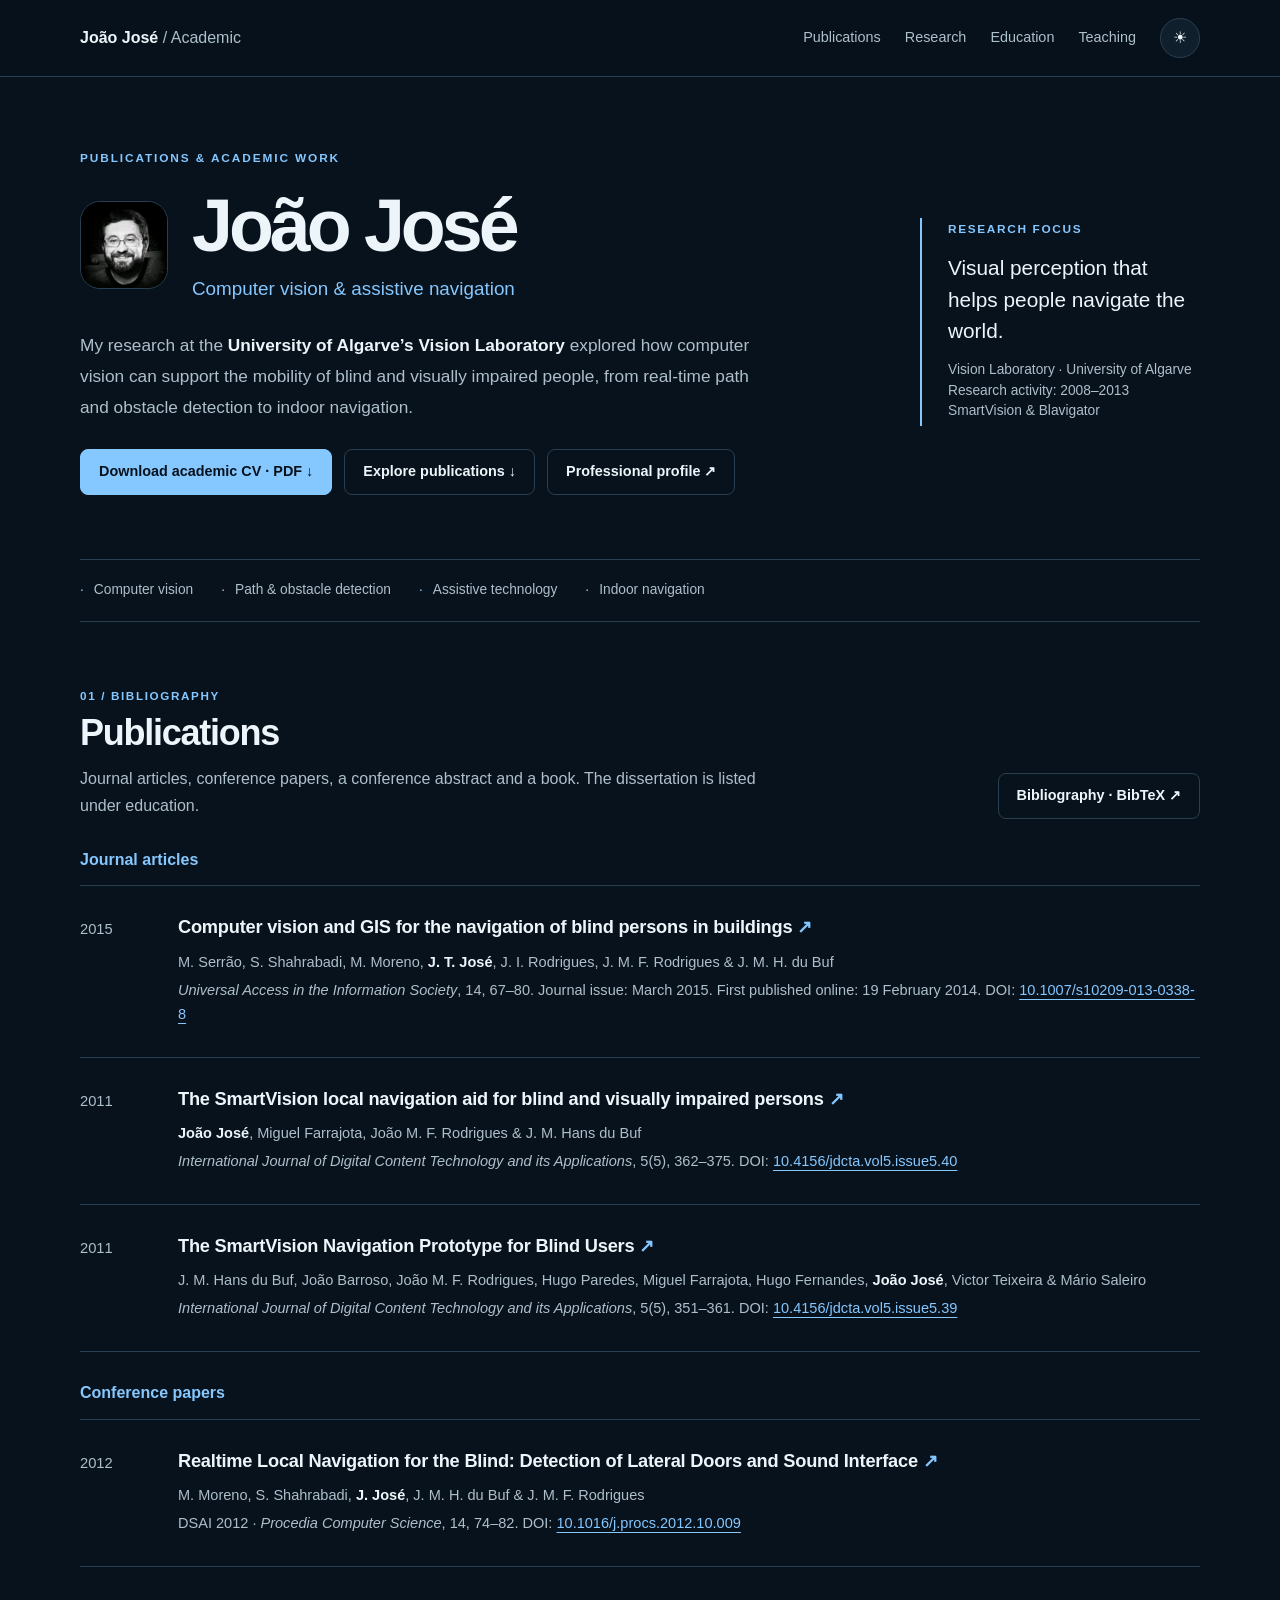
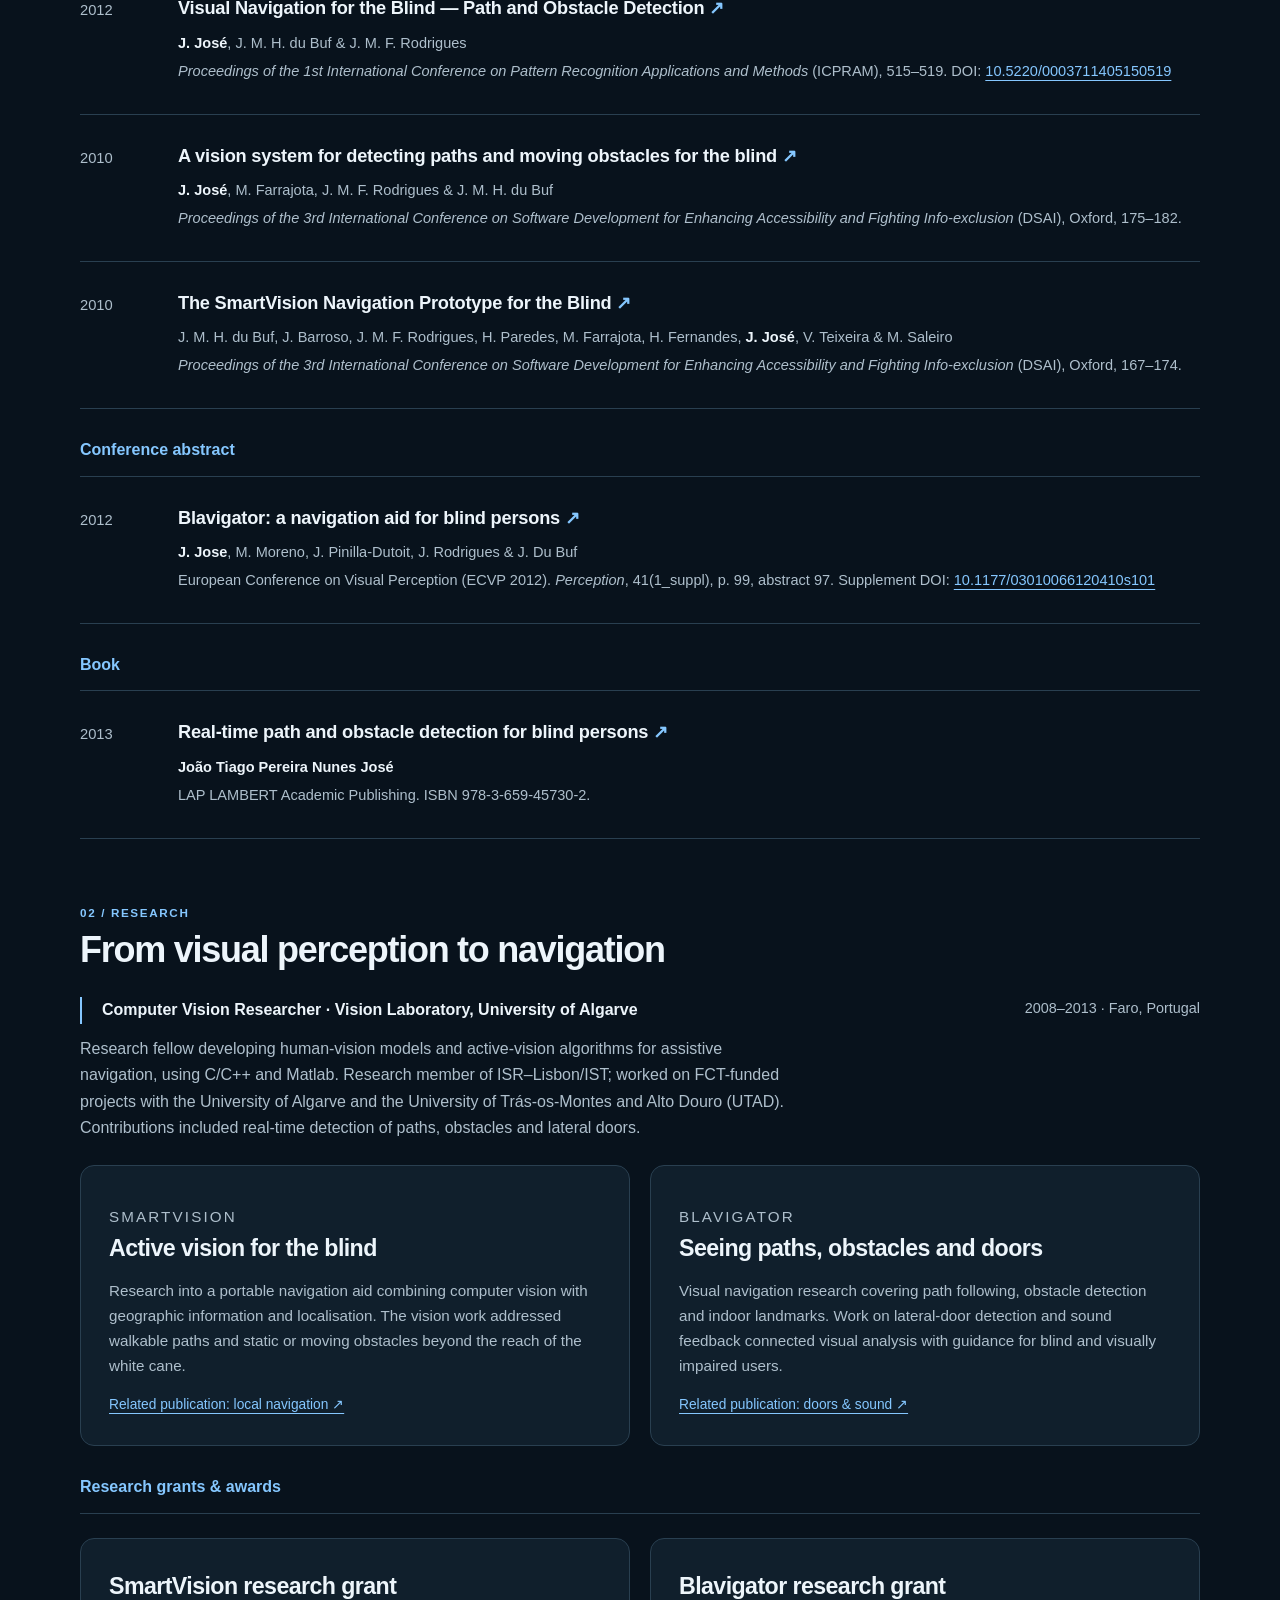
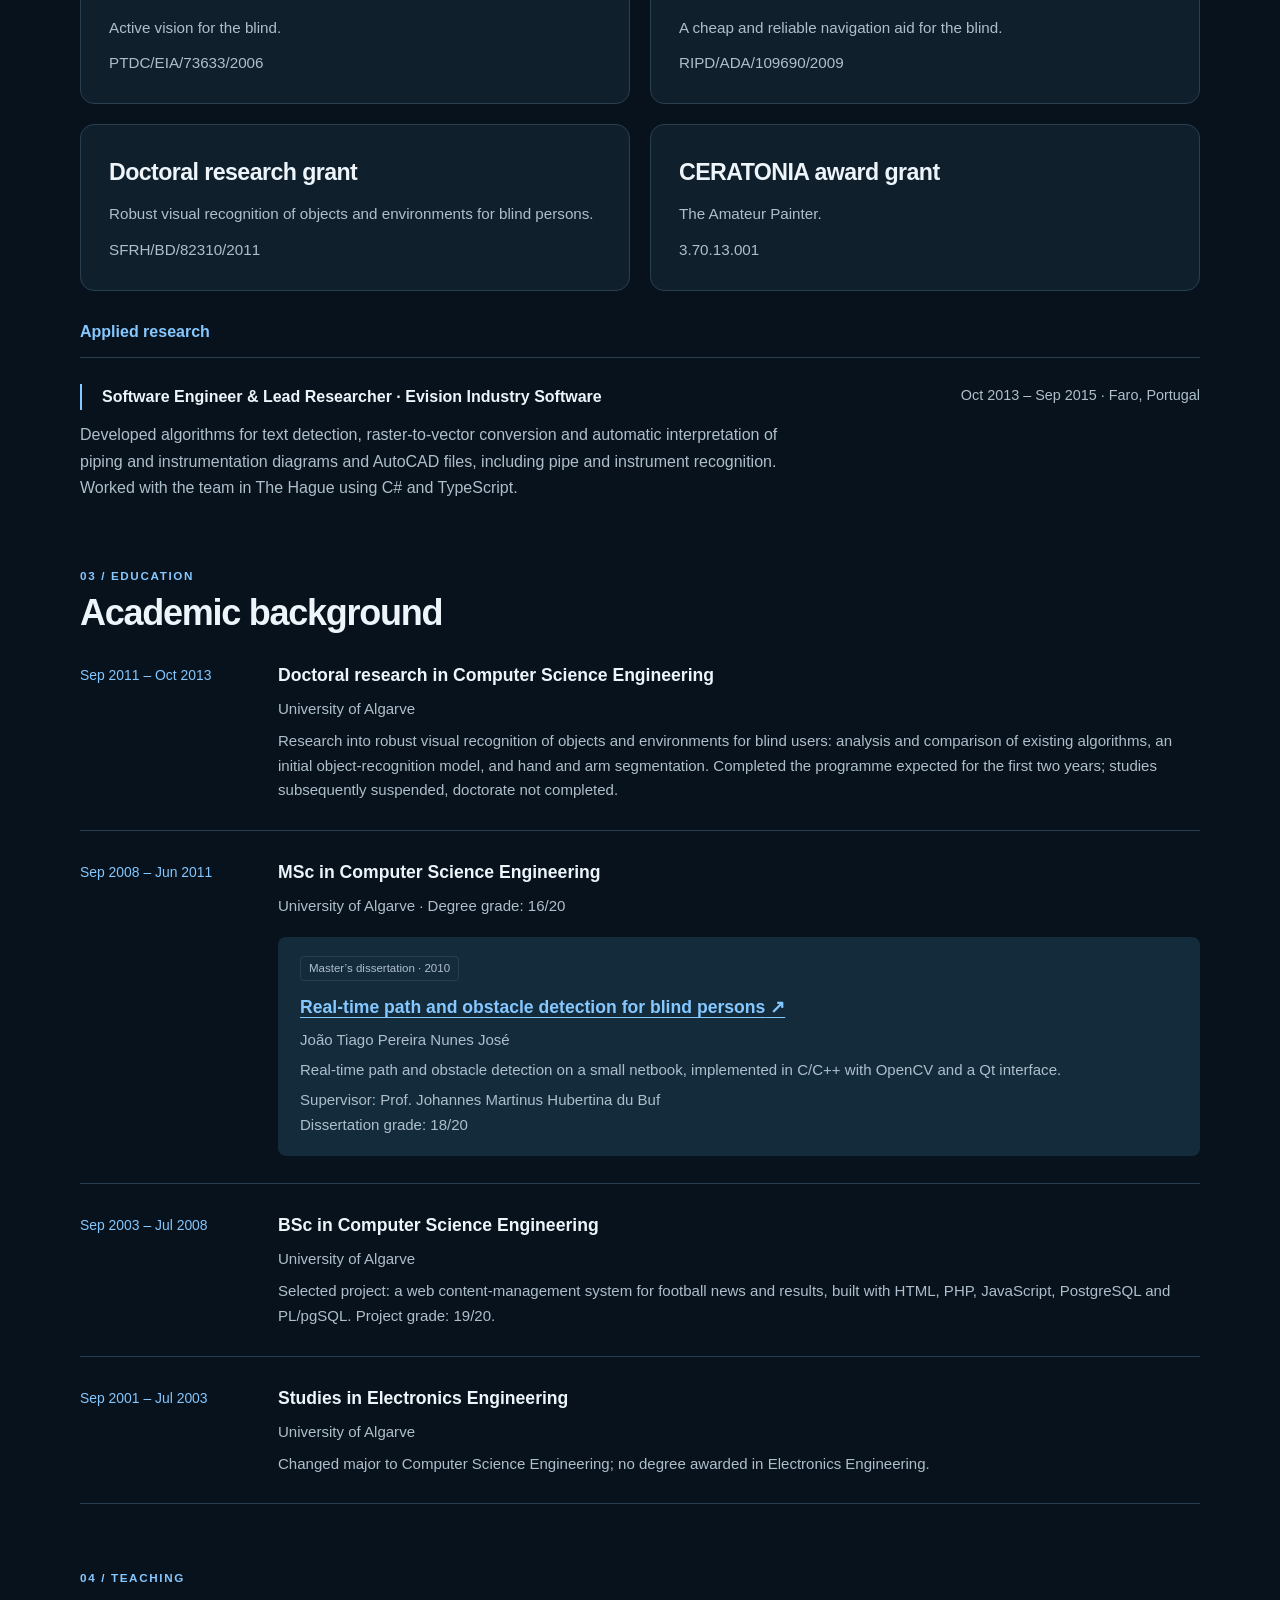
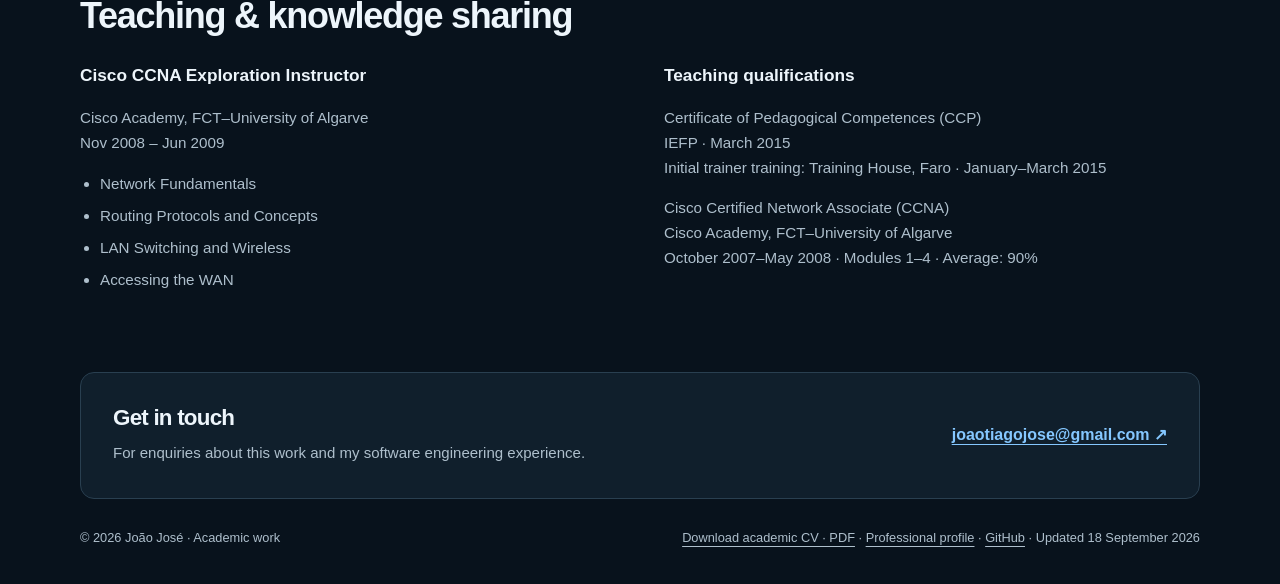
<file: academic/index.html>
<!DOCTYPE html>
<html lang="en" data-theme="dark">
<head>
  <meta charset="UTF-8" />
  <meta name="viewport" content="width=device-width, initial-scale=1.0" />
  <title>João José | Publications &amp; Academic Work</title>
  <meta name="description" content="Academic work by João José: publications in computer vision and assistive navigation, SmartVision and Blavigator research, education and teaching at the University of Algarve." />
  <meta name="color-scheme" content="dark light" />
  <link rel="canonical" href="https://joaotiagojose.github.io/academic/" />
  <link rel="icon" type="image/svg+xml" href="../assets/favicon.svg?v=3" />
  <meta property="og:type" content="website" />
  <meta property="og:title" content="João José | Publications &amp; Academic Work" />
  <meta property="og:description" content="Computer vision, assistive navigation, and research at the University of Algarve. Publications, projects, education and teaching." />
  <meta property="og:url" content="https://joaotiagojose.github.io/academic/" />
  <meta property="og:image" content="https://joaotiagojose.github.io/assets/joao-jose-profile.png" />
  <script>
    try { if (localStorage.getItem('theme') === 'light') document.documentElement.dataset.theme = 'light'; } catch {}
  </script>
  <link rel="stylesheet" href="academic.css" />
  <script src="academic.js" defer></script>
</head>
<body>
  <a class="skip-link" href="#main">Skip to content</a>
  <header class="site-header">
    <div class="wrap header-inner">
      <a class="site-name" href="../" target="_blank" rel="noopener noreferrer">João José <span>/ Academic</span></a>
      <div class="header-actions">
        <nav class="nav" aria-label="Academic sections">
          <a href="#publications">Publications</a>
          <a href="#research">Research</a>
          <a href="#education">Education</a>
          <a href="#teaching">Teaching</a>
        </nav>
        <button id="theme-toggle" class="theme-toggle" type="button" aria-label="Switch to light mode" title="Switch to light mode">☀</button>
      </div>
    </div>
  </header>
  <main id="main" class="wrap">
    <section class="hero" aria-labelledby="page-title">
      <div>
        <p class="eyebrow">Publications &amp; academic work</p>
        <div class="identity">
          <img class="portrait" src="../assets/joao-jose-profile-200.webp" srcset="../assets/joao-jose-profile-100.webp 100w, ../assets/joao-jose-profile-150.webp 150w, ../assets/joao-jose-profile-200.webp 200w, ../assets/joao-jose-profile-300.webp 300w" sizes="(max-width: 620px) 66px, 88px" width="200" height="200" decoding="async" alt="Portrait of João José" />
          <div>
            <h1 id="page-title">João José</h1>
            <p class="hero-subtitle">Computer vision &amp; assistive navigation</p>
          </div>
        </div>
        <p class="lead">My research at the <strong>University of Algarve’s Vision Laboratory</strong> explored how computer vision can support the mobility of blind and visually impaired people, from real-time path and obstacle detection to indoor navigation.</p>
        <div class="hero-links">
          <a class="button primary" href="Joao_Jose_Academic_CV.pdf?v=20260918_002" download="Joao_Jose_Academic_CV_20260918_002.pdf">Download academic CV · PDF <span aria-hidden="true">&nbsp;↓</span></a>
          <a class="button" href="#publications">Explore publications <span aria-hidden="true">&nbsp;↓</span></a>
          <a class="button" href="../" target="_blank" rel="noopener noreferrer">Professional profile <span aria-hidden="true">&nbsp;↗</span></a>
        </div>
      </div>
      <aside class="research-note" aria-label="Research context">
        <h2>Research focus</h2>
        <p>Visual perception that helps people navigate the world.</p>
        <p class="note-meta">Vision Laboratory · University of Algarve<br />Research activity: 2008–2013<br />SmartVision &amp; Blavigator</p>
      </aside>
    </section>
    <div class="topic-strip" aria-label="Research topics">
      <span>Computer vision</span><span>Path &amp; obstacle detection</span><span>Assistive technology</span><span>Indoor navigation</span>
    </div>

    <section id="publications" class="section" aria-labelledby="publications-title">
      <div class="section-head">
        <div>
          <p class="section-kicker">01 / Bibliography</p>
          <h2 id="publications-title">Publications</h2>
          <p class="section-intro">Journal articles, conference papers, a conference abstract and a book. The dissertation is listed under education.</p>
        </div>
        <a class="button" href="publications.bib" target="_blank" rel="noopener noreferrer">Bibliography · BibTeX <span aria-hidden="true">&nbsp;↗</span></a>
      </div>

      <h3 class="subheading">Journal articles</h3>
      <article class="pub" id="pub-gis">
        <div class="pub-year"><time datetime="2015">2015</time></div>
        <div>
          <h4><a href="https://isr.tecnico.ulisboa.pt/wp-content/uploads/2015/03/Computer-vision-and-GIS-for-the-navigation-of-blind-persons-in-buildings.pdf" target="_blank" rel="noopener noreferrer">Computer vision and GIS for the navigation of blind persons in buildings<span class="pub-arrow" aria-hidden="true">&nbsp;↗</span></a></h4>
          <p class="authors">M. Serrão, S. Shahrabadi, M. Moreno, <strong>J. T. José</strong>, J. I. Rodrigues, J. M. F. Rodrigues &amp; J. M. H. du Buf</p>
          <p class="venue"><cite>Universal Access in the Information Society</cite>, 14, 67–80. Journal issue: March 2015. First published online: 19 February 2014. <span class="pub-doi">DOI: <a href="https://doi.org/10.1007/s10209-013-0338-8" target="_blank" rel="noopener noreferrer">10.1007/s10209-013-0338-8</a></span></p>
        </div>
      </article>
      <article class="pub" id="pub-local">
        <div class="pub-year"><time datetime="2011">2011</time></div>
        <div>
          <h4><a href="https://sapientia.ualg.pt/server/api/core/bitstreams/b8801582-c0db-4a8e-a55b-0960bfc5c989/content" target="_blank" rel="noopener noreferrer">The SmartVision local navigation aid for blind and visually impaired persons<span class="pub-arrow" aria-hidden="true">&nbsp;↗</span></a></h4>
          <p class="authors"><strong>João José</strong>, Miguel Farrajota, João M. F. Rodrigues &amp; J. M. Hans du Buf</p>
          <p class="venue"><cite>International Journal of Digital Content Technology and its Applications</cite>, 5(5), 362–375. <span class="pub-doi">DOI: <a href="https://doi.org/10.4156/jdcta.vol5.issue5.40" target="_blank" rel="noopener noreferrer">10.4156/jdcta.vol5.issue5.40</a></span></p>
        </div>
      </article>
      <article class="pub" id="pub-prototype-2011">
        <div class="pub-year"><time datetime="2011">2011</time></div>
        <div>
          <h4><a href="https://sapientia.ualg.pt/bitstreams/85196e30-0ce5-433a-94c0-82a4d0679a0c/download" target="_blank" rel="noopener noreferrer">The SmartVision Navigation Prototype for Blind Users<span class="pub-arrow" aria-hidden="true">&nbsp;↗</span></a></h4>
          <p class="authors">J. M. Hans du Buf, João Barroso, João M. F. Rodrigues, Hugo Paredes, Miguel Farrajota, Hugo Fernandes, <strong>João José</strong>, Victor Teixeira &amp; Mário Saleiro</p>
          <p class="venue"><cite>International Journal of Digital Content Technology and its Applications</cite>, 5(5), 351–361. <span class="pub-doi">DOI: <a href="https://doi.org/10.4156/jdcta.vol5.issue5.39" target="_blank" rel="noopener noreferrer">10.4156/jdcta.vol5.issue5.39</a></span></p>
        </div>
      </article>

      <h3 class="subheading">Conference papers</h3>
      <article class="pub" id="pub-doors">
        <div class="pub-year"><time datetime="2012">2012</time></div>
        <div>
          <h4><a href="https://sapientia.ualg.pt/server/api/core/bitstreams/8c145297-021e-44c2-b00f-937da8016061/content" target="_blank" rel="noopener noreferrer">Realtime Local Navigation for the Blind: Detection of Lateral Doors and Sound Interface<span class="pub-arrow" aria-hidden="true">&nbsp;↗</span></a></h4>
          <p class="authors">M. Moreno, S. Shahrabadi, <strong>J. José</strong>, J. M. H. du Buf &amp; J. M. F. Rodrigues</p>
          <p class="venue">DSAI 2012 · <cite>Procedia Computer Science</cite>, 14, 74–82. <span class="pub-doi">DOI: <a href="https://doi.org/10.1016/j.procs.2012.10.009" target="_blank" rel="noopener noreferrer">10.1016/j.procs.2012.10.009</a></span></p>
        </div>
      </article>
      <article class="pub" id="pub-visual-navigation">
        <div class="pub-year"><time datetime="2012">2012</time></div>
        <div>
          <h4><a href="https://www.scitepress.org/papers/2012/37114/37114.pdf" target="_blank" rel="noopener noreferrer">Visual Navigation for the Blind — Path and Obstacle Detection<span class="pub-arrow" aria-hidden="true">&nbsp;↗</span></a></h4>
          <p class="authors"><strong>J. José</strong>, J. M. H. du Buf &amp; J. M. F. Rodrigues</p>
          <p class="venue"><cite>Proceedings of the 1st International Conference on Pattern Recognition Applications and Methods</cite> (ICPRAM), 515–519. <span class="pub-doi">DOI: <a href="https://doi.org/10.5220/0003711405150519" target="_blank" rel="noopener noreferrer">10.5220/0003711405150519</a></span></p>
        </div>
      </article>
      <article class="pub" id="pub-moving-obstacles">
        <div class="pub-year"><time datetime="2010">2010</time></div>
        <div>
          <h4><a href="https://sapientia.ualg.pt/server/api/core/bitstreams/53c3b840-bb6d-4dbb-9506-8c93ebf190bd/content" target="_blank" rel="noopener noreferrer">A vision system for detecting paths and moving obstacles for the blind<span class="pub-arrow" aria-hidden="true">&nbsp;↗</span></a></h4>
          <p class="authors"><strong>J. José</strong>, M. Farrajota, J. M. F. Rodrigues &amp; J. M. H. du Buf</p>
          <p class="venue"><cite>Proceedings of the 3rd International Conference on Software Development for Enhancing Accessibility and Fighting Info-exclusion</cite> (DSAI), Oxford, 175–182.</p>
        </div>
      </article>
      <article class="pub" id="pub-prototype-2010">
        <div class="pub-year"><time datetime="2010">2010</time></div>
        <div>
          <h4><a href="https://sapientia.ualg.pt/server/api/core/bitstreams/aa98ffcc-b1ad-4ce6-bfa8-ec8e692ca090/content" target="_blank" rel="noopener noreferrer">The SmartVision Navigation Prototype for the Blind<span class="pub-arrow" aria-hidden="true">&nbsp;↗</span></a></h4>
          <p class="authors">J. M. H. du Buf, J. Barroso, J. M. F. Rodrigues, H. Paredes, M. Farrajota, H. Fernandes, <strong>J. José</strong>, V. Teixeira &amp; M. Saleiro</p>
          <p class="venue"><cite>Proceedings of the 3rd International Conference on Software Development for Enhancing Accessibility and Fighting Info-exclusion</cite> (DSAI), Oxford, 167–174.</p>
        </div>
      </article>

      <h3 class="subheading">Conference abstract</h3>
      <article class="pub" id="pub-blavigator">
        <div class="pub-year"><time datetime="2012">2012</time></div>
        <div>
          <h4><a href="https://journals.sagepub.com/doi/pdf/10.1177/03010066120410s101#page=99" target="_blank" rel="noopener noreferrer">Blavigator: a navigation aid for blind persons<span class="pub-arrow" aria-hidden="true">&nbsp;↗</span></a></h4>
          <p class="authors"><strong>J. Jose</strong>, M. Moreno, J. Pinilla-Dutoit, J. Rodrigues &amp; J. Du Buf</p>
          <p class="venue">European Conference on Visual Perception (ECVP 2012). <cite>Perception</cite>, 41(1_suppl), p. 99, abstract 97. <span class="pub-doi">Supplement DOI: <a href="https://doi.org/10.1177/03010066120410s101" target="_blank" rel="noopener noreferrer">10.1177/03010066120410s101</a></span></p>
        </div>
      </article>

      <h3 class="subheading">Book</h3>
      <article class="pub" id="pub-book">
        <div class="pub-year"><time datetime="2013">2013</time></div>
        <div>
          <h4><a href="https://www.abebooks.com/9783659457302/Real-time-path-obstacle-detection-blind-3659457302/plp" target="_blank" rel="noopener noreferrer">Real-time path and obstacle detection for blind persons<span class="pub-arrow" aria-hidden="true">&nbsp;↗</span></a></h4>
          <p class="authors"><strong>João Tiago Pereira Nunes José</strong></p>
          <p class="venue">LAP LAMBERT Academic Publishing. ISBN 978-3-659-45730-2.</p>
        </div>
      </article>
    </section>

    <section id="research" class="section" aria-labelledby="research-title">
      <p class="section-kicker">02 / Research</p>
      <h2 id="research-title">From visual perception to navigation</h2>
      <div class="research-role"><strong>Computer Vision Researcher · Vision Laboratory, University of Algarve</strong><span>2008–2013 · Faro, Portugal</span></div>
      <p class="section-intro">Research fellow developing human-vision models and active-vision algorithms for assistive navigation, using C/C++ and Matlab. Research member of ISR–Lisbon/IST; worked on FCT-funded projects with the University of Algarve and the University of Trás-os-Montes and Alto Douro (UTAD). Contributions included real-time detection of paths, obstacles and lateral doors.</p>
      <div class="research-grid">
        <article class="project">
          <p class="project-number">SMARTVISION</p>
          <h3>Active vision for the blind</h3>
          <p>Research into a portable navigation aid combining computer vision with geographic information and localisation. The vision work addressed walkable paths and static or moving obstacles beyond the reach of the white cane.</p>
          <a href="#pub-local">Related publication: local navigation ↗</a>
        </article>
        <article class="project">
          <p class="project-number">BLAVIGATOR</p>
          <h3>Seeing paths, obstacles and doors</h3>
          <p>Visual navigation research covering path following, obstacle detection and indoor landmarks. Work on lateral-door detection and sound feedback connected visual analysis with guidance for blind and visually impaired users.</p>
          <a href="#pub-doors">Related publication: doors &amp; sound ↗</a>
        </article>
      </div>

      <h3 class="subheading">Research grants &amp; awards</h3>
      <div class="research-grid">
        <article class="project"><h3>SmartVision research grant</h3><p>Active vision for the blind.</p><p>PTDC/EIA/73633/2006</p></article>
        <article class="project"><h3>Blavigator research grant</h3><p>A cheap and reliable navigation aid for the blind.</p><p>RIPD/ADA/109690/2009</p></article>
        <article class="project"><h3>Doctoral research grant</h3><p>Robust visual recognition of objects and environments for blind persons.</p><p>SFRH/BD/82310/2011</p></article>
        <article class="project"><h3>CERATONIA award grant</h3><p>The Amateur Painter.</p><p>3.70.13.001</p></article>
      </div>
      <h3 class="subheading">Applied research</h3>
      <div class="research-role"><strong>Software Engineer &amp; Lead Researcher · Evision Industry Software</strong><span>Oct 2013 – Sep 2015 · Faro, Portugal</span></div>
      <p class="section-intro">Developed algorithms for text detection, raster-to-vector conversion and automatic interpretation of piping and instrumentation diagrams and AutoCAD files, including pipe and instrument recognition. Worked with the team in The Hague using C# and TypeScript.</p>
    </section>

    <section id="education" class="section" aria-labelledby="education-title">
      <p class="section-kicker">03 / Education</p>
      <h2 id="education-title">Academic background</h2>
      <article class="education-row">
        <div class="education-date">Sep 2011 – Oct 2013</div>
        <div><h3>Doctoral research in Computer Science Engineering</h3><p>University of Algarve</p><p>Research into robust visual recognition of objects and environments for blind users: analysis and comparison of existing algorithms, an initial object-recognition model, and hand and arm segmentation. Completed the programme expected for the first two years; studies subsequently suspended, doctorate not completed.</p></div>
      </article>
      <article class="education-row">
        <div class="education-date">Sep 2008 – Jun 2011</div>
        <div>
          <h3>MSc in Computer Science Engineering</h3><p>University of Algarve · Degree grade: 16/20</p>
          <div class="thesis" id="thesis">
            <span class="label">Master’s dissertation · 2010</span>
            <h3><a href="https://sapientia.ualg.pt/server/api/core/bitstreams/67dc6288-6c2f-46ac-99d8-8677ef4031b8/content" target="_blank" rel="noopener noreferrer">Real-time path and obstacle detection for blind persons<span class="pub-arrow" aria-hidden="true">&nbsp;↗</span></a></h3>
            <p>João Tiago Pereira Nunes José</p>
            <p>Real-time path and obstacle detection on a small netbook, implemented in C/C++ with OpenCV and a Qt interface.</p>
            <p>Supervisor: Prof. Johannes Martinus Hubertina du Buf<br />Dissertation grade: 18/20</p>
          </div>
        </div>
      </article>
      <article class="education-row">
        <div class="education-date">Sep 2003 – Jul 2008</div>
        <div><h3>BSc in Computer Science Engineering</h3><p>University of Algarve</p><p>Selected project: a web content-management system for football news and results, built with HTML, PHP, JavaScript, PostgreSQL and PL/pgSQL. Project grade: 19/20.</p></div>
      </article>
      <article class="education-row">
        <div class="education-date">Sep 2001 – Jul 2003</div>
        <div><h3>Studies in Electronics Engineering</h3><p>University of Algarve</p><p>Changed major to Computer Science Engineering; no degree awarded in Electronics Engineering.</p></div>
      </article>
    </section>

    <section id="teaching" class="section" aria-labelledby="teaching-title">
      <p class="section-kicker">04 / Teaching</p>
      <h2 id="teaching-title">Teaching &amp; knowledge sharing</h2>
      <div class="teaching">
        <div>
          <h3>Cisco CCNA Exploration Instructor</h3>
          <p>Cisco Academy, FCT–University of Algarve<br />Nov 2008 – Jun 2009</p>
          <ul><li>Network Fundamentals</li><li>Routing Protocols and Concepts</li><li>LAN Switching and Wireless</li><li>Accessing the WAN</li></ul>
        </div>
        <div>
          <h3>Teaching qualifications</h3>
          <p>Certificate of Pedagogical Competences (CCP)<br />IEFP · March 2015<br />Initial trainer training: Training House, Faro · January–March 2015</p>
          <p>Cisco Certified Network Associate (CCNA)<br />Cisco Academy, FCT–University of Algarve<br />October 2007–May 2008 · Modules 1–4 · Average: 90%</p>
        </div>
      </div>
    </section>

    <section id="contact" class="contact" aria-labelledby="contact-title">
      <div><h2 id="contact-title">Get in touch</h2><p>For enquiries about this work and my software engineering experience.</p></div>
      <a href="mailto:joaotiagojose@gmail.com">joaotiagojose@gmail.com ↗</a>
    </section>
  </main>
  <footer class="wrap">
    <p>© <span id="year">2026</span> João José · Academic work</p>
    <p><a href="Joao_Jose_Academic_CV.pdf?v=20260918_002" download="Joao_Jose_Academic_CV_20260918_002.pdf">Download academic CV · PDF</a> · <a href="../" target="_blank" rel="noopener noreferrer">Professional profile</a> · <a href="https://github.com/joaotiagojose" target="_blank" rel="noopener noreferrer">GitHub</a> · Updated <time datetime="2026-09-18">18 September 2026</time></p>
  </footer>
</body>
</html>
</file>
<file: academic/academic.css>
:root {
  color-scheme: dark;
  --bg: #08121c;
  --panel: #101f2c;
  --ink: #edf5fb;
  --muted: #aebfcc;
  --line: #293f50;
  --brand: #85c7ff;
  --soft: #142b3c;
  --nav: rgba(8, 18, 28, .96);
}
html[data-theme="light"] {
  color-scheme: light;
  --bg: #f5f7fa;
  --panel: #fff;
  --ink: #172b3c;
  --muted: #526575;
  --line: #d8e1e8;
  --brand: #135e98;
  --soft: #eaf2f9;
  --nav: rgba(245, 247, 250, .96);
}
* { box-sizing: border-box; }
html { scroll-behavior: smooth; scroll-padding-top: 100px; }
body { margin: 0; background: var(--bg); color: var(--ink); font: 16px/1.65 "Segoe UI", Arial, sans-serif; }
a { color: var(--brand); text-underline-offset: 4px; }
a:hover { text-decoration-thickness: 2px; }
button { font: inherit; }
button, a { -webkit-tap-highlight-color: transparent; }
:focus-visible { outline: 3px solid var(--brand); outline-offset: 5px; }
img { display: block; max-width: 100%; }
[hidden] { display: none !important; }
.wrap { width: min(1120px, calc(100% - 48px)); margin-inline: auto; }
.skip-link { position: fixed; top: -100px; left: 20px; z-index: 50; padding: 10px 16px; background: var(--panel); }
.skip-link:focus { top: 10px; }
.site-header { position: sticky; top: 0; z-index: 10; background: var(--nav); border-bottom: 1px solid var(--line); }
.header-inner { display: flex; align-items: center; justify-content: space-between; gap: 24px; min-height: 76px; }
.site-name { color: var(--ink); font-weight: 700; text-decoration: none; white-space: nowrap; }
.site-name span { color: var(--muted); font-weight: 400; }
.nav { display: flex; align-items: center; gap: 24px; font-size: .9rem; }
.nav a { color: var(--muted); text-decoration: none; padding-block: 12px; }
.nav a:hover { color: var(--ink); }
.theme-toggle { border: 1px solid var(--line); border-radius: 50%; width: 40px; height: 40px; background: var(--panel); color: var(--ink); cursor: pointer; flex: 0 0 auto; }
.header-actions { display: flex; align-items: center; gap: 24px; }
.hero { display: grid; grid-template-columns: minmax(0, 1fr) 280px; gap: 70px; align-items: center; padding-block: 72px 64px; }
.eyebrow { margin: 0 0 18px; font-size: .74rem; font-weight: 750; letter-spacing: .16em; text-transform: uppercase; color: var(--brand); }
.identity { display: flex; gap: 24px; align-items: center; }
.portrait { width: 88px; height: 88px; border-radius: 20px; border: 1px solid var(--line); object-fit: cover; }
h1 { margin: 0; font-size: clamp(2.6rem, 5.8vw, 4.6rem); letter-spacing: -.055em; line-height: 1.06; font-weight: 720; }
.hero-subtitle { margin: 8px 0 0; color: var(--brand); font-size: clamp(1rem, 2vw, 1.18rem); }
.lead { color: var(--muted); font-size: 1.08rem; line-height: 1.8; max-width: 670px; margin: 26px 0; }
.lead strong { color: var(--ink); font-weight: 600; }
.hero-links { display: flex; flex-wrap: wrap; gap: 12px; }
.button { display: inline-flex; align-items: center; justify-content: center; padding: 10px 18px; min-height: 46px; border: 1px solid var(--line); border-radius: 8px; color: var(--ink); font-size: .9rem; font-weight: 650; text-decoration: none; }
.button.primary { background: var(--brand); border-color: var(--brand); color: var(--bg); }
.button:hover { box-shadow: 0 0 0 2px var(--line); }
.research-note { border-left: 2px solid var(--brand); padding: 4px 0 4px 26px; }
.research-note h2 { font-size: .74rem; letter-spacing: .14em; text-transform: uppercase; color: var(--brand); margin: 0 0 16px; }
.research-note p { font-size: 1.3rem; line-height: 1.5; margin: 0 0 14px; }
.research-note .note-meta { color: var(--muted); font-size: .86rem; margin-bottom: 0; }
.topic-strip { display: flex; flex-wrap: wrap; gap: 10px 28px; padding-block: 19px; border-block: 1px solid var(--line); color: var(--muted); font-size: .86rem; }
.topic-strip span::before { content: "·"; color: var(--brand); margin-right: 10px; }
.section { padding-top: 64px; }
.section-head { display: flex; align-items: end; justify-content: space-between; gap: 24px; margin-bottom: 28px; }
.section-kicker { color: var(--brand); font-size: .73rem; letter-spacing: .14em; text-transform: uppercase; font-weight: 700; margin: 0 0 6px; }
h2 { font-size: clamp(1.7rem, 3vw, 2.25rem); line-height: 1.2; letter-spacing: -.035em; margin: 0; }
.section-intro { color: var(--muted); margin: 12px 0 0; max-width: 720px; }
.subheading { font-size: 1rem; font-weight: 650; margin: 28px 0 0; padding-bottom: 12px; border-bottom: 1px solid var(--line); color: var(--brand); }
.pub { display: grid; grid-template-columns: 76px minmax(0, 1fr); gap: 22px; padding-block: 27px; border-bottom: 1px solid var(--line); }
.pub-year { color: var(--muted); font-size: .92rem; font-variant-numeric: tabular-nums; padding-top: 4px; }
.pub h4 { margin: 0 0 9px; font-size: 1.14rem; font-weight: 650; line-height: 1.5; letter-spacing: -.012em; }
.pub h4 a { color: var(--ink); text-decoration: none; }
.pub h4 a:hover { color: var(--brand); text-decoration: underline; }
.pub p { margin: 4px 0; font-size: .91rem; color: var(--muted); }
.pub .authors strong { color: var(--ink); font-weight: 650; }
.pub .venue { color: var(--muted); }
.pub-arrow { color: var(--brand); white-space: nowrap; }
.pub-doi a { overflow-wrap: anywhere; }
.label { display: inline-block; vertical-align: middle; margin: 0 0 12px; border: 1px solid var(--line); color: var(--muted); border-radius: 4px; padding: 2px 8px; font-size: .72rem; }
.research-grid { display: grid; grid-template-columns: repeat(2, minmax(0, 1fr)); gap: 20px; margin-top: 24px; }
.project { border: 1px solid var(--line); border-radius: 14px; padding: 28px; background: var(--panel); }
.project-number { color: var(--brand); font-size: .76rem; letter-spacing: .14em; margin: 0 0 18px; }
.project h3 { font-size: 1.45rem; margin: 0 0 8px; letter-spacing: -.025em; }
.project p { color: var(--muted); margin: 10px 0 0; font-size: .95rem; }
.project a { display: inline-block; margin-top: 16px; font-size: .86rem; }
.research-role { display: flex; flex-wrap: wrap; justify-content: space-between; gap: 8px 24px; border-left: 2px solid var(--brand); padding-left: 20px; margin-top: 26px; }
.research-role strong { font-weight: 650; }
.research-role span { color: var(--muted); font-size: .9rem; }
.education-row { display: grid; grid-template-columns: 170px minmax(0, 1fr); gap: 28px; padding: 27px 0; border-bottom: 1px solid var(--line); }
.education-row h3 { font-size: 1.1rem; margin: 0 0 6px; }
.education-row p { color: var(--muted); margin: 7px 0 0; font-size: .94rem; }
.education-date { color: var(--brand); font-size: .87rem; padding-top: 3px; }
.thesis { margin-top: 18px; padding: 19px 22px; background: var(--soft); border-radius: 8px; }
.thesis p { margin-top: 5px; }
.teaching { display: grid; grid-template-columns: 1fr 1fr; gap: 48px; }
.teaching h3 { margin: 24px 0 7px; font-size: 1.08rem; }
.teaching p, .teaching li { color: var(--muted); font-size: .95rem; }
.teaching ul { padding-left: 20px; }
.teaching li + li { margin-top: 7px; }
.contact { margin-top: 64px; padding: 32px; border: 1px solid var(--line); background: var(--panel); border-radius: 14px; display: flex; flex-wrap: wrap; align-items: center; justify-content: space-between; gap: 24px; }
.contact h2 { font-size: 1.4rem; }
.contact p { margin: 9px 0 0; color: var(--muted); font-size: .94rem; }
.contact a { font-weight: 650; }
footer { display: flex; justify-content: space-between; flex-wrap: wrap; gap: 12px; padding-block: 28px 36px; color: var(--muted); font-size: .8rem; }
footer p { margin: 0; }
footer a { color: var(--muted); }
@media (max-width: 900px) {
  .hero { grid-template-columns: 1fr; gap: 34px; padding-block: 48px; }
  .research-note { max-width: 650px; }
  .research-note p { font-size: 1.1rem; }
  .nav { gap: 16px; }
  .header-actions { gap: 16px; }
  .site-name span { display: none; }
}
@media (max-width: 620px) {
  html { scroll-padding-top: 135px; }
  .wrap { width: calc(100% - 36px); }
  .header-inner { flex-wrap: wrap; padding-block: 12px; gap: 2px 14px; min-height: auto; }
  .header-actions { display: contents; }
  .site-name { order: 0; }
  .theme-toggle { order: 1; width: 36px; height: 36px; }
  .nav { order: 2; width: 100%; justify-content: space-between; gap: 10px; font-size: .8rem; }
  .nav a { padding-block: 8px; }
  .hero { padding-block: 36px; gap: 30px; }
  .portrait { width: 66px; height: 66px; border-radius: 14px; }
  .identity { gap: 17px; }
  h1 { font-size: clamp(2rem, 8vw, 3rem); }
  .hero-subtitle { font-size: .94rem; }
  .lead { font-size: 1rem; }
  .topic-strip { gap: 8px 17px; font-size: .78rem; }
  .section { padding-top: 44px; }
  .section-head { align-items: start; flex-direction: column; gap: 18px; }
  .pub { grid-template-columns: 1fr; gap: 7px; padding-block: 24px; }
  .pub-year { font-size: .8rem; color: var(--brand); }
  .pub h4 { font-size: 1.07rem; }
  .research-grid, .teaching { grid-template-columns: 1fr; gap: 18px; }
  .project { padding: 23px; }
  .education-row { grid-template-columns: 1fr; gap: 8px; }
  .contact { padding: 24px; margin-top: 44px; }
}
@media (prefers-reduced-motion: reduce) { html { scroll-behavior: auto; } }
@media print {
  :root { --bg: #fff; --panel: #fff; --ink: #111; --muted: #444; --brand: #174b70; --line: #ccc; --soft: #f5f5f5; }
  html[data-theme] { color-scheme: light; --bg: #fff; --panel: #fff; --ink: #111; --muted: #444; --brand: #174b70; --line: #ccc; --soft: #f5f5f5; }
  body { font-size: 10pt; }
  .wrap { width: 100%; }
  .site-header, .skip-link, .hero-links, .section-head .button, .theme-toggle { display: none; }
  .hero { padding: 0 0 24px; gap: 30px; }
  .section { padding-top: 28px; }
  .pub, .project, .education-row { break-inside: avoid; }
  h2, h3 { break-after: avoid; }
  a { text-decoration: none; }
}
</file>
